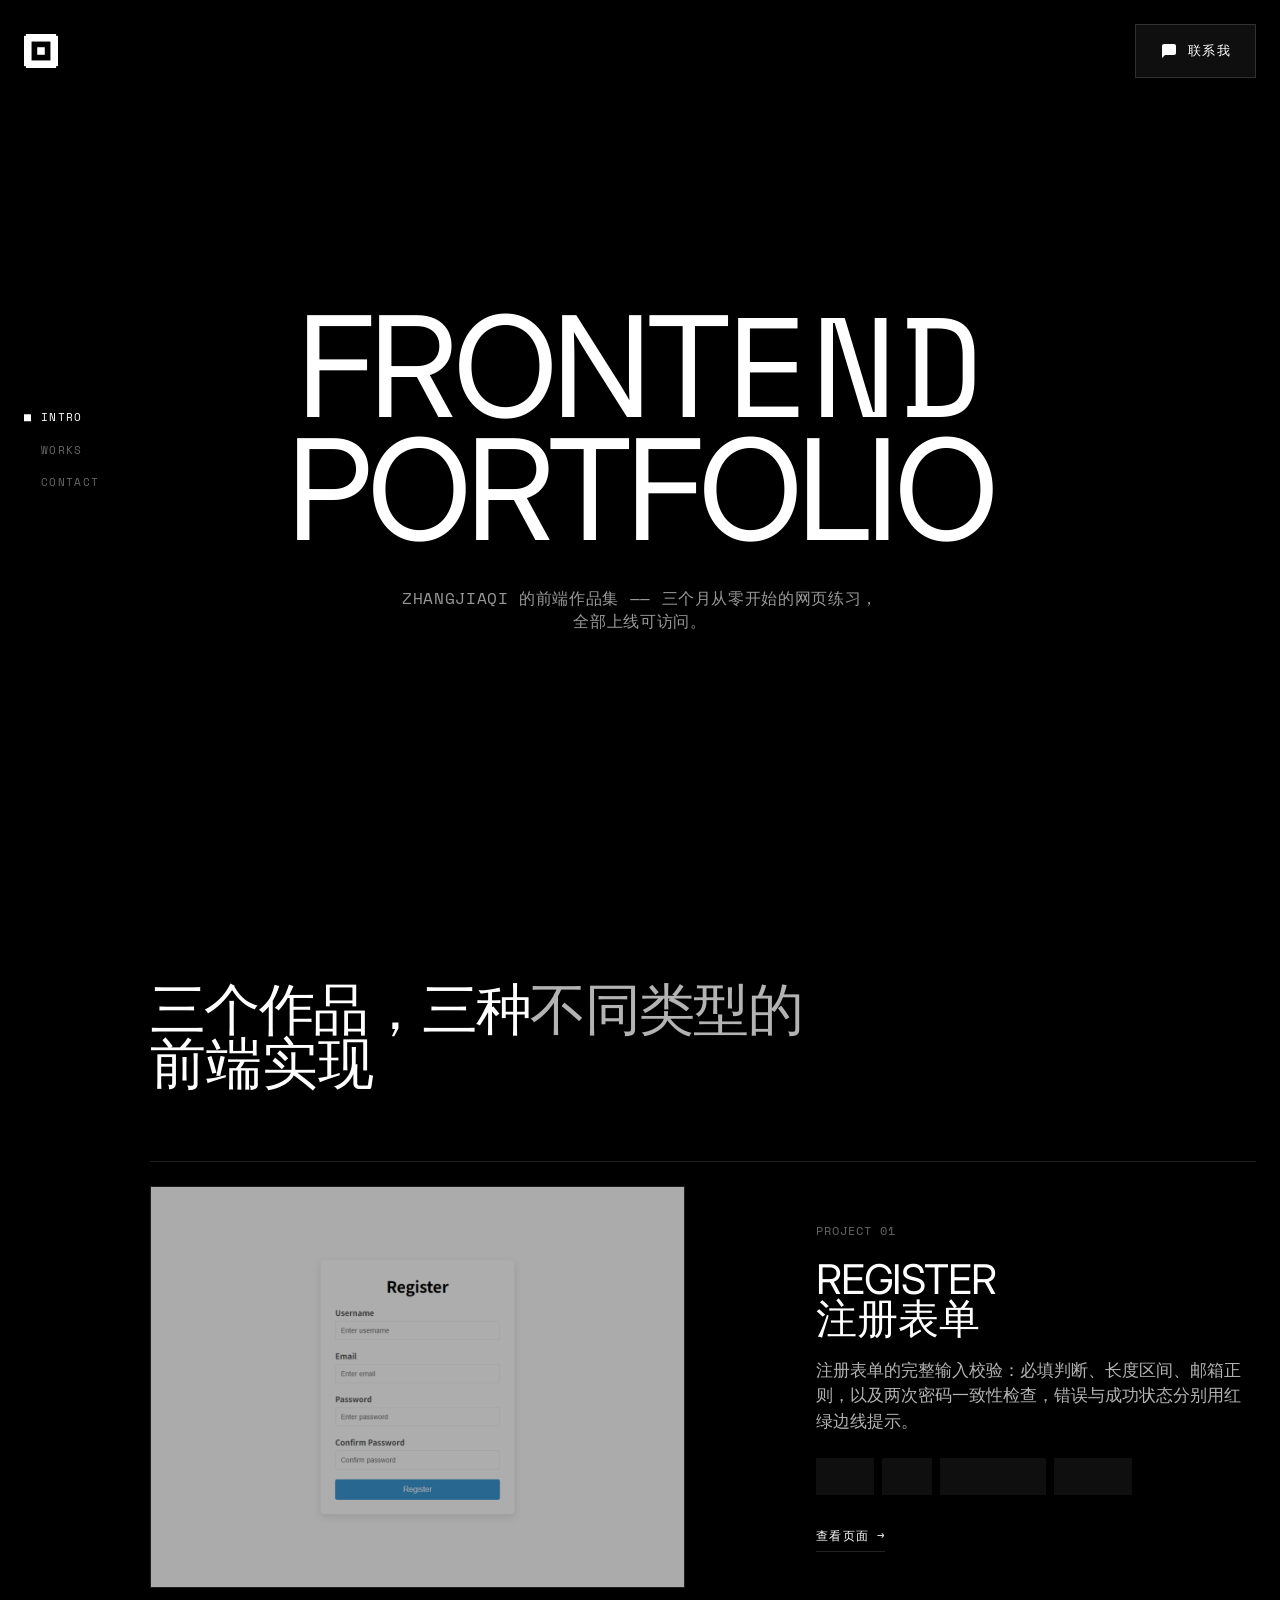
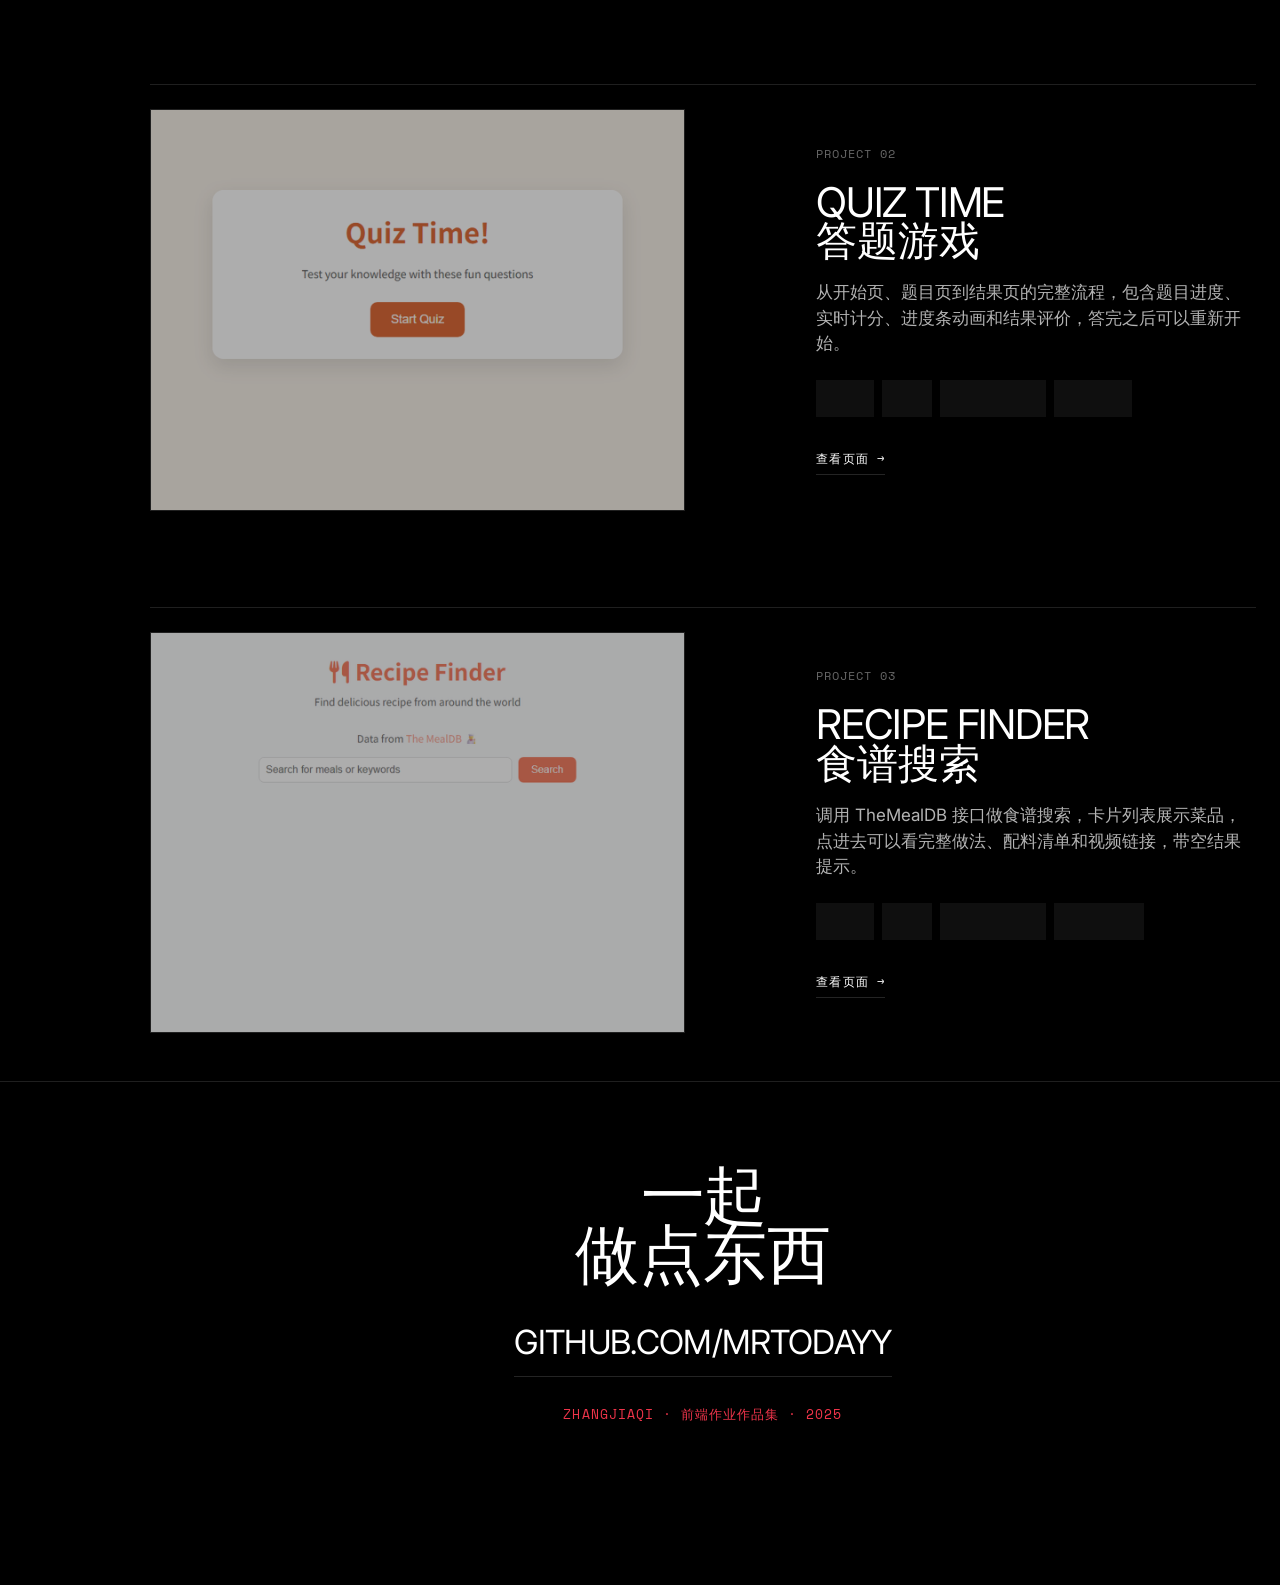
<file: index.html>
<!DOCTYPE html>
<html lang="zh-CN">
<head>
  <meta charset="UTF-8">
  <meta name="viewport" content="width=device-width, initial-scale=1">
  <title>zhangjiaqi — 前端作品集</title>
  <link rel="preconnect" href="https://fonts.googleapis.com">
  <link rel="preconnect" href="https://fonts.gstatic.com" crossorigin>
  <link href="https://fonts.googleapis.com/css2?family=Inter:wght@400;500;700&family=Space+Mono:wght@400;700&display=swap" rel="stylesheet">
  <link rel="stylesheet" href="style.css">
</head>
<body>

  <!-- 顶栏：像素方块 logo + 毛玻璃按钮 -->
  <header class="site-header">
    <a class="logo" href="#intro" aria-label="回到顶部">
      <svg viewBox="0 0 36 36" xmlns="http://www.w3.org/2000/svg" aria-hidden="true">
        <g fill="#ffffff">
          <rect x="0" y="2" width="8" height="32"></rect>
          <rect x="2" y="0" width="32" height="8"></rect>
          <rect x="28" y="2" width="8" height="32"></rect>
          <rect x="2" y="28" width="32" height="8"></rect>
          <rect x="14" y="14" width="8" height="8"></rect>
        </g>
      </svg>
    </a>
    <a class="header-cta" href="#contact">
      <svg viewBox="0 0 16 16" aria-hidden="true"><path d="M2 1h12c1.1 0 2 .9 2 2v7c0 1.1-.9 2-2 2H5l-3 3V3c0-1.1.9-2 2-2z"></path></svg>
      <span>联系我</span>
    </a>
  </header>

  <!-- 左侧固定导航 -->
  <nav class="side-nav" aria-label="页面分区">
    <a href="#intro" data-nav="intro">Intro</a>
    <a href="#works" data-nav="works">Works</a>
    <a href="#contact" data-nav="contact">Contact</a>
  </nav>

  <!-- 首屏 -->
  <section class="hero" id="intro">
    <div class="hero-inner">
      <h1 class="reveal delay-3"><span>Front<em>end</em></span><span>Portfolio</span></h1>
      <p class="hero-sub reveal delay-3">zhangjiaqi 的前端作品集 —— 三个月从零开始的网页练习，全部上线可访问。</p>
    </div>
  </section>

  <!-- 作品 -->
  <section class="section" id="works">
    <h2 class="statement reveal">
      三个作品，三种<span class="dim">不同类型的</span><br>
      <em>前端实现</em>
    </h2>

    <div class="works">

      <article class="work reveal" data-url="https://todo-3ux1.vercel.app/">
        <a class="work-media" href="https://todo-3ux1.vercel.app/" target="_blank" rel="noopener">
          <img src="./img/register.png" alt="Register 注册表单页面截图">
        </a>
        <div class="work-body">
          <span class="work-no">Project 01</span>
          <h3 class="work-title">Register<br><em>注册表单</em></h3>
          <p class="work-desc">注册表单的完整输入校验：必填判断、长度区间、邮箱正则，以及两次密码一致性检查，错误与成功状态分别用红绿边线提示。</p>
          <div class="work-tags">
            <span class="tag">HTML</span>
            <span class="tag">CSS</span>
            <span class="tag">JavaScript</span>
            <span class="tag">表单校验</span>
          </div>
          <a class="work-link" href="https://todo-3ux1.vercel.app/" target="_blank" rel="noopener">查看页面 →</a>
        </div>
      </article>

      <article class="work reveal" data-url="https://webweek2.vercel.app/">
        <a class="work-media" href="https://webweek2.vercel.app/" target="_blank" rel="noopener">
          <img src="./img/quiz.png" alt="Quiz Time 答题游戏开始页截图">
        </a>
        <div class="work-body">
          <span class="work-no">Project 02</span>
          <h3 class="work-title">Quiz Time<br><em>答题游戏</em></h3>
          <p class="work-desc">从开始页、题目页到结果页的完整流程，包含题目进度、实时计分、进度条动画和结果评价，答完之后可以重新开始。</p>
          <div class="work-tags">
            <span class="tag">HTML</span>
            <span class="tag">CSS</span>
            <span class="tag">JavaScript</span>
            <span class="tag">状态切换</span>
          </div>
          <a class="work-link" href="https://webweek2.vercel.app/" target="_blank" rel="noopener">查看页面 →</a>
        </div>
      </article>

      <article class="work reveal" data-url="https://week22.vercel.app/">
        <a class="work-media" href="https://week22.vercel.app/" target="_blank" rel="noopener">
          <img src="./img/recipe.png" alt="Recipe Finder 食谱搜索页面截图">
        </a>
        <div class="work-body">
          <span class="work-no">Project 03</span>
          <h3 class="work-title">Recipe Finder<br><em>食谱搜索</em></h3>
          <p class="work-desc">调用 TheMealDB 接口做食谱搜索，卡片列表展示菜品，点进去可以看完整做法、配料清单和视频链接，带空结果提示。</p>
          <div class="work-tags">
            <span class="tag">HTML</span>
            <span class="tag">CSS</span>
            <span class="tag">JavaScript</span>
            <span class="tag">REST API</span>
          </div>
          <a class="work-link" href="https://week22.vercel.app/" target="_blank" rel="noopener">查看页面 →</a>
        </div>
      </article>

    </div>
  </section>

  <!-- 联系 -->
  <section class="contact" id="contact">
    <h2 class="reveal">一起<br><em>做点东西</em></h2>
    <a class="contact-mail reveal delay-1" href="https://github.com/MRTODAYY" target="_blank" rel="noopener">
      github.com/MRTODAYY
    </a>
    <p class="contact-note reveal delay-2">zhangjiaqi · 前端作业作品集 · 2025</p>
  </section>

  <script src="script.js"></script>
</body>
</html>
</file>
<file: style.css>
/* ============================================================
   week3 作品集
   设计还原自 https://www.grilledpixels.com/ecommerce/
   取自参考站 <style data-styled> 的原始 token：
     --black #000000 / --white #ffffff / --red #EE344A
     卡片底 #121212 · 网格 12 栏 / gutter 3.6rem / margin 2.4rem
     圆角 0 · 阴影 none · 卡片 blur(2px) · 按钮 blur(8px)
   ============================================================ */

* {
  margin: 0;
  padding: 0;
  box-sizing: border-box;
}

:root {
  /* 配色（与参考站一致） */
  --black: #000000;
  --white: #ffffff;
  --red: #ee344a;
  --card: #121212;                      /* 卡片/媒体底 */
  --glass: rgba(255, 255, 255, 0.06);   /* 输入框、次按钮底 */
  --line: #ffffff24;                    /* 1px 边线 */
  --line-soft: rgba(255, 255, 255, 0.12);
  --text: #ffffff;
  --text-2: rgba(255, 255, 255, 0.7);
  --text-3: rgba(255, 255, 255, 0.4);

  /* 字体：参考站用 Untitled Sans / Tronica Mono / AtHauss Mono，用开源近似替代 */
  --font-sans: "Inter", "Helvetica Neue", Helvetica, Arial, sans-serif;
  --font-mono: "Space Mono", ui-monospace, Menlo, Consolas, monospace;

  /* 网格（参考站变量） */
  --grid-gutter: 36px;
  --grid-margin: 24px;

  /* 缓动（参考站变量） */
  --bezzy: cubic-bezier(0.8, 0, 0, 1);
  --bezzy2: cubic-bezier(0.43, 0.195, 0.02, 1);

  --header-h: 72px;
}

html {
  scroll-behavior: smooth;
}

body {
  background-color: var(--black);
  color: var(--text);
  font-family: var(--font-sans);
  font-size: 16px;
  font-weight: 400;
  line-height: 1.5;
  -webkit-font-smoothing: antialiased;
}

a {
  color: inherit;
}

/* ---------------- 入场动画（参考站：上移 + 淡入，错峰） ---------------- */
.reveal {
  opacity: 0;
  transform: translateY(100px);
  transition: opacity 1.2s var(--bezzy2), transform 1.2s var(--bezzy2);
}

.reveal.is-in {
  opacity: 1;
  transform: translateY(0);
}

.delay-1 { transition-delay: 0.25s; }
.delay-2 { transition-delay: 0.4s; }
.delay-3 { transition-delay: 0.6s; }

@media (prefers-reduced-motion: reduce) {
  .reveal {
    opacity: 1;
    transform: none;
    transition: none;
  }
}

/* ---------------- 顶栏 ---------------- */
.site-header {
  position: fixed;
  z-index: 2500;
  top: 24px;
  left: 0;
  right: 0;
  padding: 0 var(--grid-margin);
  display: flex;
  align-items: center;
  justify-content: space-between;
}

.logo {
  display: block;
  line-height: 0;
}

.logo svg {
  width: 34px;
  height: 34px;
  transition: transform 0.6s var(--bezzy);
}

.logo:hover svg {
  transform: rotate(-90deg);
}

.header-cta {
  display: inline-flex;
  align-items: center;
  gap: 12px;
  padding: 16px 24px;
  border: 1px solid var(--line);
  background: var(--glass);
  backdrop-filter: blur(8px);
  -webkit-backdrop-filter: blur(8px);
  border-radius: 0;
  font-family: var(--font-mono);
  font-size: 13px;
  font-weight: 500;
  letter-spacing: 0.1em;
  text-transform: uppercase;
  color: var(--white);
  text-decoration: none;
  transition: background-color 0.4s var(--bezzy);
}

.header-cta svg {
  width: 16px;
  height: 16px;
  fill: #fff;
}

.header-cta:hover {
  background-color: var(--red);
}

/* ---------------- 左侧固定导航 ---------------- */
.side-nav {
  position: fixed;
  z-index: 20;
  top: 50%;
  left: 24px;
  transform: translateY(-50%);
  display: flex;
  flex-direction: column;
  align-items: flex-start;
  gap: 12px;
}

.side-nav a {
  position: relative;
  display: flex;
  align-items: center;
  padding: 2px 0 2px 17px;
  font-family: var(--font-mono);
  font-size: 11px;
  font-weight: 500;
  letter-spacing: 0.12em;
  text-transform: uppercase;
  color: var(--text-3);
  text-decoration: none;
  transition: color 0.4s var(--bezzy);
}

/* 左侧小方块：当前分区时出现 */
.side-nav a::before {
  content: "";
  position: absolute;
  left: 0;
  width: 7px;
  height: 7px;
  background: var(--white);
  transform: scale(0);
  transition: transform 1s var(--bezzy);
}

/* 下划线：hover 时从左展开 */
.side-nav a::after {
  content: "";
  position: absolute;
  left: 17px;
  bottom: 0;
  width: 0;
  height: 1px;
  background: var(--red);
  transition: width 0.6s var(--bezzy);
}

.side-nav a:hover {
  color: var(--white);
}

.side-nav a:hover::after {
  width: calc(100% - 17px);
}

.side-nav a.is-active {
  color: var(--white);
}

.side-nav a.is-active::before {
  transform: scale(1);
}

/* ---------------- 首屏 ---------------- */
.hero {
  position: relative;
  min-height: 100vh;
  padding: 84px var(--grid-margin) 48px;
  display: flex;
  flex-direction: column;
  align-items: center;
  justify-content: center;
  overflow: hidden;
}

.hero-inner {
  position: relative;
  z-index: 1;
  width: 100%;
  max-width: 1100px;
  display: flex;
  flex-direction: column;
  align-items: center;
  gap: 24px;
}

@media (min-width: 1024px) {
  .hero-inner {
    gap: 36px;
  }
}

.hero h1 {
  width: 100%;
  font-family: var(--font-sans);
  font-size: 42px;
  font-weight: 400;
  line-height: 0.88;
  letter-spacing: -0.03em;
  text-transform: uppercase;
  text-align: center;
}

.hero h1 span {
  display: block;
}

.hero h1 em {
  font-family: var(--font-mono);
  font-style: normal;
  letter-spacing: 0;
}

@media (min-width: 700px) {
  .hero h1 { font-size: 80px; }
}

@media (min-width: 1024px) {
  .hero h1 { font-size: 120px; letter-spacing: -0.04em; }
}

@media (min-width: 1200px) {
  .hero h1 { font-size: 140px; }
}

.hero-sub {
  max-width: 480px;
  text-align: center;
  font-family: var(--font-mono);
  font-size: 13px;
  font-weight: 500;
  line-height: 1.45;
  letter-spacing: 0.04em;
  text-transform: uppercase;
  color: rgba(255, 255, 255, 0.6);
}

@media (min-width: 700px) {
  .hero-sub { font-size: 20px; }
}

@media (min-width: 1024px) {
  .hero-sub { font-size: 16px; }
}

/* ---------------- 通用按钮：毛玻璃描边 ---------------- */
.btn {
  display: inline-flex;
  align-items: center;
  gap: 12px;
  padding: 16px 24px;
  border: 1px solid var(--line);
  background: var(--glass);
  backdrop-filter: blur(8px);
  -webkit-backdrop-filter: blur(8px);
  border-radius: 0;
  font-family: var(--font-mono);
  font-size: 13px;
  font-weight: 500;
  line-height: 1.2;
  letter-spacing: 0.08em;
  text-transform: uppercase;
  color: var(--white);
  text-decoration: none;
  cursor: pointer;
  transition: background-color 0.4s var(--bezzy);
}

.btn svg {
  width: 16px;
  height: 16px;
  fill: #fff;
}

.btn:hover {
  background-color: var(--red);
}

@media (min-width: 1024px) {
  .btn { padding: 16px 36px; }
}

/* ---------------- 分区 ---------------- */
.section {
  padding: 84px var(--grid-margin) 48px;
}

.statement {
  font-family: var(--font-sans);
  font-size: clamp(28px, 4.4vw, 56px);
  font-weight: 400;
  line-height: 0.92;
  letter-spacing: -0.03em;
  text-transform: uppercase;
  max-width: 900px;
  margin-bottom: 72px;
}

.statement em {
  font-family: var(--font-mono);
  font-style: normal;
  letter-spacing: 0;
}

.statement .dim {
  color: var(--text-2);
}

/* ---------------- 作品：12 栏网格上的全宽两栏行 ---------------- */
.works {
  display: flex;
  flex-direction: column;
  gap: 96px;
}

.work {
  display: grid;
  grid-template-columns: 1fr;
  column-gap: var(--grid-gutter);
  align-items: center;
  padding-top: 24px;
  border-top: 1px solid var(--line-soft);
}

@media (min-width: 1024px) {
  .work {
    grid-template-columns: repeat(12, 1fr);
  }

  .work-media {
    grid-column: 1 / 7;
  }

  .work-body {
    grid-column: 8 / 13;
  }
}

.work-media {
  display: block;
  position: relative;
  overflow: hidden;
  background: var(--card);
  border: 1px solid rgba(255, 255, 255, 0.06);
  margin-bottom: 24px;
}

/* 浅色截图在纯黑底上会太跳：压一层暗色让画面融进整体色调，hover 时揭开 */
.work-media::after {
  content: "";
  position: absolute;
  inset: 0;
  background: rgba(0, 0, 0, 0.32);
  pointer-events: none;
  transition: background-color 0.6s var(--bezzy);
}

.work:hover .work-media::after {
  background: rgba(0, 0, 0, 0.05);
}

@media (min-width: 1024px) {
  .work-media {
    margin-bottom: 0;
  }
}

.work-media img {
  display: block;
  width: 100%;
  height: auto;
  aspect-ratio: 4 / 3;
  object-fit: cover;
  object-position: top center;
  filter: contrast(1.02) saturate(0.9);
  transition: filter 0.6s var(--bezzy), transform 0.8s var(--bezzy);
}

.work:hover .work-media img {
  filter: contrast(1) saturate(1);
  transform: scale(1.03);
}

.work-no {
  display: block;
  font-family: var(--font-mono);
  font-size: 12px;
  font-weight: 500;
  letter-spacing: 0.08em;
  text-transform: uppercase;
  color: var(--text-3);
  margin-bottom: 20px;
}

.work-title {
  font-family: var(--font-sans);
  font-size: clamp(26px, 3.2vw, 44px);
  font-weight: 400;
  line-height: 0.95;
  letter-spacing: -0.03em;
  text-transform: uppercase;
  margin-bottom: 20px;
}

.work-title em {
  font-family: var(--font-mono);
  font-style: normal;
  letter-spacing: 0;
}

.work-desc {
  font-size: 17px;
  line-height: 1.5;
  color: var(--text-2);
  max-width: 44rem;
  margin-bottom: 24px;
}

.work-tags {
  display: flex;
  flex-wrap: wrap;
  gap: 8px;
  margin-bottom: 28px;
}

.tag {
  font-family: var(--font-mono);
  font-size: 12px;
  font-weight: 500;
  letter-spacing: 0.08em;
  text-transform: uppercase;
  color: var(--text-2);
  border: 1px solid var(--line);
  background: var(--glass);
  backdrop-filter: blur(2px);
  -webkit-backdrop-filter: blur(2px);
  padding: 8px 12px;
}

.work-link {
  display: inline-flex;
  align-items: center;
  gap: 10px;
  font-family: var(--font-mono);
  font-size: 12px;
  font-weight: 500;
  letter-spacing: 0.1em;
  text-transform: uppercase;
  color: var(--white);
  text-decoration: none;
  padding-bottom: 6px;
  border-bottom: 1px solid var(--line);
  transition: color 0.4s var(--bezzy), border-color 0.4s var(--bezzy);
}

.work-link:hover {
  color: var(--red);
  border-color: var(--red);
}

/* ---------------- 联系区 ---------------- */
.contact {
  padding: 84px var(--grid-margin) 160px;
  display: flex;
  flex-direction: column;
  align-items: center;
  text-align: center;
  border-top: 1px solid var(--line-soft);
}

.contact h2 {
  font-family: var(--font-sans);
  font-size: clamp(32px, 5.2vw, 64px);
  font-weight: 400;
  line-height: 0.9;
  letter-spacing: -0.03em;
  text-transform: uppercase;
  margin-bottom: 36px;
}

.contact h2 em {
  font-family: var(--font-mono);
  font-style: normal;
  letter-spacing: 0;
}

.contact-mail {
  font-family: var(--font-sans);
  font-size: clamp(20px, 2.6vw, 34px);
  font-weight: 400;
  letter-spacing: -0.02em;
  text-transform: uppercase;
  color: var(--white);
  text-decoration: none;
  padding-bottom: 8px;
  border-bottom: 1px solid var(--line);
  margin-bottom: 28px;
  transition: color 0.4s var(--bezzy), border-color 0.4s var(--bezzy);
}

.contact-mail:hover {
  color: var(--red);
  border-color: var(--red);
}

.contact-note {
  font-family: var(--font-mono);
  font-size: 13px;
  font-weight: 500;
  letter-spacing: 0.08em;
  text-transform: uppercase;
  color: var(--red);
}

/* ---------------- 响应式 ---------------- */
@media (max-width: 1023px) {
  .side-nav {
    display: none;
  }
}

/* 宽屏时给左侧导航留出通道（参考站是 12 栏网格，正文从第 2 栏起） */
@media (min-width: 1024px) {
  .section,
  .contact {
    padding-left: 150px;
  }
}

@media (max-width: 1023px) {
  .works {
    gap: 64px;
  }

  .header-cta {
    padding: 12px 16px;
    font-size: 11px;
  }
}
</file>
